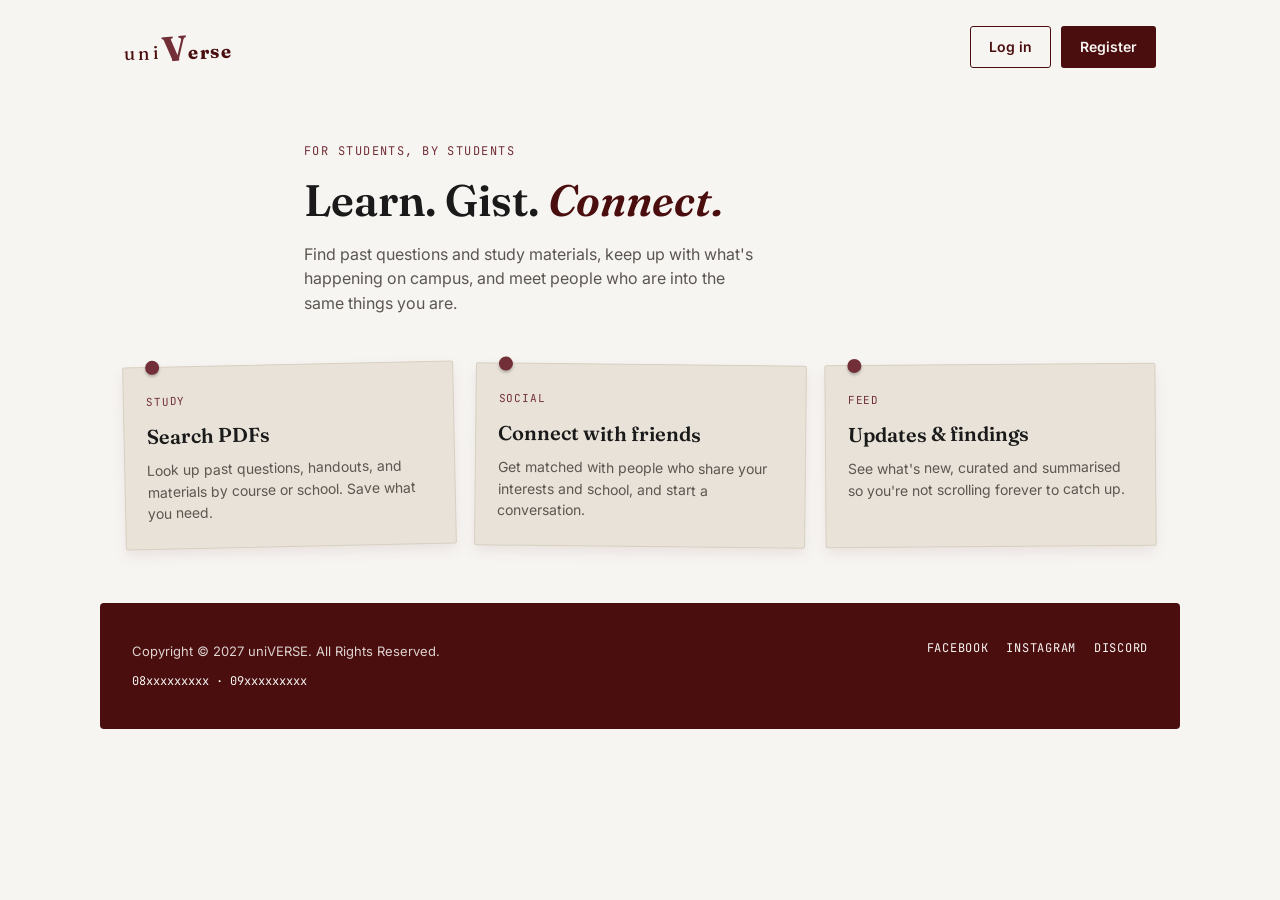
<file: index.html>
<!DOCTYPE html>
<html lang="en">
<head>
<meta charset="UTF-8">
<meta name="viewport" content="width=device-width, initial-scale=1.0">
<title>uniVERSE — Learn. Gist. Connect.</title>
<meta name="description" content="Find study materials, connect with people who share your interests, and keep up with what's happening — all in one place.">
<link rel="icon" href="favicon.svg" type="image/svg+xml">
<link rel="stylesheet" href="style.css">
</head>
<body>

<header class="site-header">
  <a href="index.html" class="wordmark" aria-label="uniVERSE home">
    <span class="u">u</span><span class="n">n</span><span class="i">i</span><span class="v-cap">V</span><span class="rest">erse</span>
  </a>
  <nav class="header-actions">
    <a href="login.html" class="btn btn-ghost">Log in</a>
    <a href="register.html" class="btn btn-primary">Register</a>
  </nav>
</header>

<section class="hero">
  <span class="eyebrow">for students, by students</span>
  <h1>Learn. Gist. <em>Connect.</em></h1>
  <p>Find past questions and study materials, keep up with what's happening on campus, and meet people who are into the same things you are.</p>
</section>

<section class="board" aria-label="What you can do on uniVERSE">
  <article class="note">
    <span class="tag">Study</span>
    <h3>Search PDFs</h3>
    <p>Look up past questions, handouts, and materials by course or school. Save what you need.</p>
  </article>

  <article class="note">
    <span class="tag">Social</span>
    <h3>Connect with friends</h3>
    <p>Get matched with people who share your interests and school, and start a conversation.</p>
  </article>

  <article class="note">
    <span class="tag">Feed</span>
    <h3>Updates & findings</h3>
    <p>See what's new, curated and summarised so you're not scrolling forever to catch up.</p>
  </article>
</section>

<footer class="site-footer">
  <div class="footer-box">
    <div class="footer-meta">
      <div class="footer-copyright">Copyright &copy; 2027 uniVERSE. All Rights Reserved.</div>
      08xxxxxxxxx · 09xxxxxxxxx
    </div>
    <div class="footer-social">
      <a href="#" target="_blank" rel="noopener">Facebook</a>
      <a href="#" target="_blank" rel="noopener">Instagram</a>
      <a href="#" target="_blank" rel="noopener">Discord</a>
    </div>
  </div>
</footer>

</body>
</html>
</file>
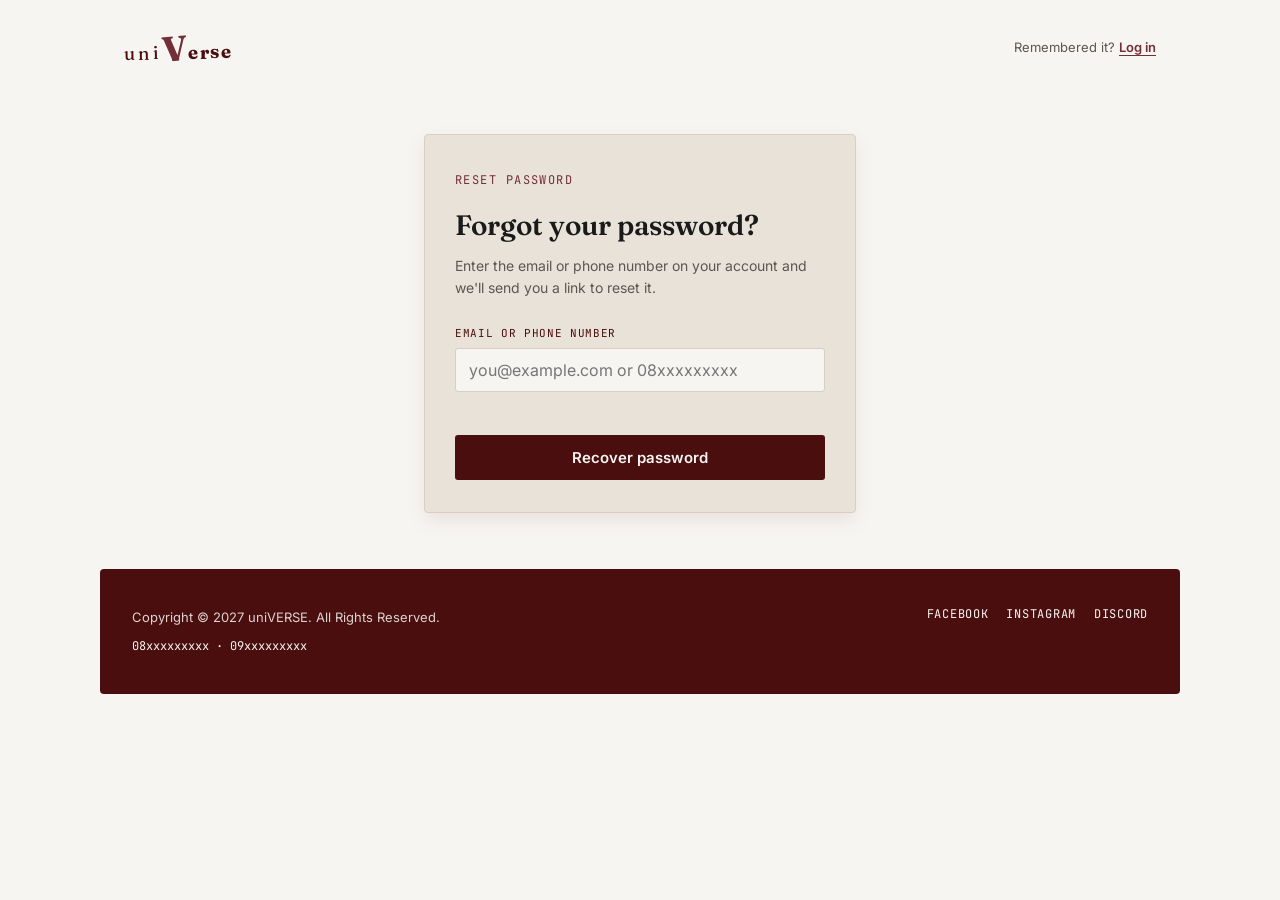
<file: forgot-password-1.html>
<!DOCTYPE html>
<html lang="en">
<head>
<meta charset="UTF-8">
<meta name="viewport" content="width=device-width, initial-scale=1.0">
<title>Reset password — uniVERSE</title>
<meta name="description" content="Reset your uniVERSE password.">
<link rel="icon" href="favicon.svg" type="image/svg+xml">
<link rel="stylesheet" href="style.css">
</head>
<body>

<header class="site-header">
  <a href="index.html" class="wordmark" aria-label="uniVERSE home">
    <span class="u">u</span><span class="n">n</span><span class="i">i</span><span class="v-cap">V</span><span class="rest">erse</span>
  </a>
  <nav class="header-actions">
    <span class="auth-hint">Remembered it? <a href="login.html">Log in</a></span>
  </nav>
</header>

<main class="auth-wrap">
  <section class="auth-card" id="request-card">
    <span class="eyebrow">reset password</span>
    <h1 class="auth-title">Forgot your password?</h1>
    <p class="auth-sub">Enter the email or phone number on your account and we'll send you a link to reset it.</p>

    <form class="auth-form" id="reset-form" novalidate>
      <label class="field">
        <span class="field-label">Email or phone number</span>
        <input type="text" id="identifier" name="identifier" placeholder="you@example.com or 08xxxxxxxxx" required autocomplete="username">
        <span class="field-error" id="identifier-error"></span>
      </label>

      <button type="submit" class="btn btn-primary btn-block">Recover password</button>
    </form>
  </section>

  <section class="auth-card" id="confirm-card" hidden>
    <span class="eyebrow">check your inbox</span>
    <h1 class="auth-title">Reset link sent</h1>
    <p class="auth-sub" id="confirm-text">
      If an account matches what you entered, a password reset link is on its way.
    </p>
    <a href="login.html" class="btn btn-ghost btn-block">Back to log in</a>
  </section>
</main>

<footer class="site-footer">
  <div class="footer-box">
    <div class="footer-meta">
      <div class="footer-copyright">Copyright &copy; 2027 uniVERSE. All Rights Reserved.</div>
      08xxxxxxxxx · 09xxxxxxxxx
    </div>
    <div class="footer-social">
      <a href="#" target="_blank" rel="noopener">Facebook</a>
      <a href="#" target="_blank" rel="noopener">Instagram</a>
      <a href="#" target="_blank" rel="noopener">Discord</a>
    </div>
  </div>
</footer>

<script src="forgot-password.js"></script>
</body>
</html>
</file>
<file: style.css>
/* ============================================================
   uniVERSE — shared styles
   Palette: paper bg, ox blood primary, wine accent, card surface
   Type: serif display (wordmark/headlines) + grotesque body + mono utility
   ============================================================ */

@import url('https://fonts.googleapis.com/css2?family=Fraunces:opsz,wght@9..144,400;9..144,600;9..144,700&family=Inter:wght@400;500;600&family=JetBrains+Mono:wght@400;500&display=swap');

:root {
  --bg: #F7F5F2;
  --ink: #1A1A1A;
  --ink-soft: #5C5651;
  --oxblood: #4A0E0E;
  --wine: #722F37;
  --card: #E8E2D8;
  --card-line: #D8CFC1;
  --paper-shadow: rgba(74, 14, 14, 0.08);

  --font-display: 'Fraunces', serif;
  --font-body: 'Inter', sans-serif;
  --font-mono: 'JetBrains Mono', monospace;
}

* { box-sizing: border-box; margin: 0; padding: 0; }

[hidden] {
  display: none !important;
}

html { scroll-behavior: smooth; }

body {
  background: var(--bg);
  color: var(--ink);
  font-family: var(--font-body);
  line-height: 1.55;
  -webkit-font-smoothing: antialiased;
}

a { color: inherit; text-decoration: none; }

img { max-width: 100%; display: block; }

button, input {
  font-family: inherit;
}

:focus-visible {
  outline: 2px solid var(--wine);
  outline-offset: 3px;
}

@media (prefers-reduced-motion: reduce) {
  *, *::before, *::after {
    animation-duration: 0.001ms !important;
    animation-iteration-count: 1 !important;
    transition-duration: 0.001ms !important;
    scroll-behavior: auto !important;
  }
}

/* ---------- Header ---------- */

.site-header {
  display: flex;
  align-items: center;
  justify-content: space-between;
  flex-wrap: wrap;
  gap: 10px;
  padding: 20px 24px;
  max-width: 1080px;
  margin: 0 auto;
}

.wordmark {
  font-family: var(--font-display);
  font-size: 26px;
  font-weight: 700;
  letter-spacing: 0.02em;
  color: var(--oxblood);
  position: relative;
  display: inline-flex;
  align-items: baseline;
  transform: rotate(-1deg);
}

.wordmark .u,
.wordmark .n,
.wordmark .i {
  font-size: 0.72em;
  letter-spacing: 0.12em;
  font-weight: 400;
  margin-right: 0.04em;
}

.wordmark .v-cap {
  font-size: 1.35em;
  font-weight: 700;
  color: var(--wine);
  display: inline-block;
  transform: translateY(0.05em) rotate(-4deg);
}

.wordmark .rest {
  font-size: 0.72em;
  letter-spacing: 0.1em;
}

.header-actions {
  display: flex;
  gap: 10px;
  align-items: center;
}

.btn {
  font-family: var(--font-body);
  font-weight: 600;
  font-size: 14px;
  padding: 9px 18px;
  border-radius: 3px;
  border: 1.5px solid transparent;
  cursor: pointer;
  transition: transform 0.15s ease, background 0.15s ease, border-color 0.15s ease;
  white-space: nowrap;
}

.btn:active { transform: scale(0.97); }

.btn-primary {
  background: var(--oxblood);
  color: var(--bg);
}
.btn-primary:hover { background: var(--wine); }

.btn-ghost {
  background: transparent;
  border-color: var(--oxblood);
  color: var(--oxblood);
}
.btn-ghost:hover { background: rgba(74,14,14,0.06); }

/* ---------- Hero ---------- */

.hero {
  max-width: 720px;
  margin: 48px auto 40px;
  padding: 0 24px;
  text-align: left;
}

.eyebrow {
  font-family: var(--font-mono);
  font-size: 12px;
  letter-spacing: 0.12em;
  text-transform: uppercase;
  color: var(--wine);
  display: block;
  margin-bottom: 14px;
}

.hero h1 {
  font-family: var(--font-display);
  font-weight: 600;
  font-size: clamp(30px, 6vw, 44px);
  line-height: 1.15;
  color: var(--ink);
  margin-bottom: 16px;
}

.hero h1 em {
  font-style: italic;
  color: var(--oxblood);
}

.hero p {
  font-size: 16px;
  color: var(--ink-soft);
  max-width: 46ch;
}

/* ---------- Feature cards (pinned-note style) ---------- */

.board {
  max-width: 1080px;
  margin: 0 auto;
  padding: 8px 24px 56px;
  display: grid;
  grid-template-columns: repeat(auto-fit, minmax(220px, 1fr));
  gap: 20px;
}

.note {
  background: var(--card);
  border: 1px solid var(--card-line);
  border-radius: 2px;
  padding: 26px 22px 24px;
  position: relative;
  box-shadow: 0 6px 14px var(--paper-shadow);
  transition: transform 0.18s ease, box-shadow 0.18s ease;
}

.note:nth-child(1) { transform: rotate(-1.2deg); }
.note:nth-child(2) { transform: rotate(0.6deg); }
.note:nth-child(3) { transform: rotate(-0.4deg); }

.note:hover {
  transform: rotate(0deg) translateY(-3px);
  box-shadow: 0 12px 22px var(--paper-shadow);
}

.note::before {
  content: '';
  position: absolute;
  top: -7px;
  left: 22px;
  width: 14px;
  height: 14px;
  background: var(--wine);
  border-radius: 50%;
  box-shadow: 0 2px 3px rgba(0,0,0,0.25);
}

.note .tag {
  font-family: var(--font-mono);
  font-size: 11px;
  letter-spacing: 0.08em;
  text-transform: uppercase;
  color: var(--wine);
  display: block;
  margin-bottom: 10px;
}

.note h3 {
  font-family: var(--font-display);
  font-size: 20px;
  font-weight: 600;
  margin-bottom: 8px;
  color: var(--ink);
}

.note p {
  font-size: 14px;
  color: var(--ink-soft);
}

.field-error {
  font-size: 12px;
  color: var(--wine);
  min-height: 15px;
  display: block;
}

.field input.is-invalid,
.field select.is-invalid,
.combobox-input.is-invalid {
  border-color: var(--wine);
  background: #FBF2F2;
}

.field-hint {
  font-size: 12px;
  color: var(--ink-soft);
  min-height: 15px;
  display: block;
}

.field-hint.is-match {
  color: #2E6B3E;
}

/* ---------- Auth pages (Register / Login) ---------- */

.auth-hint {
  font-size: 13px;
  color: var(--ink-soft);
}

.auth-hint a {
  color: var(--wine);
  font-weight: 600;
  border-bottom: 1px solid var(--wine);
}

.auth-wrap {
  max-width: 480px;
  margin: 40px auto 56px;
  padding: 0 24px;
}

.auth-card {
  background: var(--card);
  border: 1px solid var(--card-line);
  border-radius: 4px;
  padding: 36px 30px 32px;
  box-shadow: 0 8px 20px var(--paper-shadow);
}

.auth-title {
  font-family: var(--font-display);
  font-weight: 600;
  font-size: 28px;
  color: var(--ink);
  margin: 6px 0 8px;
}

.auth-sub {
  font-size: 14px;
  color: var(--ink-soft);
  margin-bottom: 26px;
}

.auth-form {
  display: flex;
  flex-direction: column;
  gap: 16px;
}

.field {
  display: flex;
  flex-direction: column;
  gap: 6px;
}

.field-label {
  font-family: var(--font-mono);
  font-size: 11px;
  letter-spacing: 0.06em;
  text-transform: uppercase;
  color: var(--oxblood);
}

.optional-tag {
  color: var(--ink-soft);
  text-transform: none;
  letter-spacing: 0;
}

.field input,
.field select {
  background: var(--bg);
  border: 1.5px solid var(--card-line);
  border-radius: 3px;
  padding: 11px 13px;
  font-size: 16px; /* 16px avoids iOS auto-zoom on focus */
  color: var(--ink);
  transition: border-color 0.15s ease;
}

.field input:focus,
.field select:focus {
  border-color: var(--wine);
}

.field select {
  appearance: none;
  background-image: url("data:image/svg+xml,%3Csvg xmlns='http://www.w3.org/2000/svg' width='12' height='8'%3E%3Cpath d='M1 1l5 5 5-5' stroke='%234A0E0E' stroke-width='1.6' fill='none' fill-rule='evenodd'/%3E%3C/svg%3E");
  background-repeat: no-repeat;
  background-position: right 14px center;
  padding-right: 34px;
}

.onboarding-actions {
  display: flex;
  flex-direction: column;
  gap: 10px;
  margin-top: 20px;
}

.forgot-link {
  display: block;
  text-align: right;
  font-size: 13px;
  color: var(--wine);
  margin-top: -6px;
}

.btn-block {
  width: 100%;
  padding: 12px 18px;
  font-size: 15px;
  margin-top: 6px;
}

.auth-footnote {
  font-size: 12px;
  color: var(--ink-soft);
  text-align: center;
  margin-top: 20px;
}

@media (max-width: 480px) {
  .auth-wrap { margin: 28px auto 40px; padding: 0 18px; }
  .auth-card { padding: 28px 22px 26px; }
  .combobox-list { max-height: 180px; }
}

.combobox {
  position: relative;
}

.combobox-input {
  width: 100%;
  background: var(--bg);
  border: 1.5px solid var(--card-line);
  border-radius: 3px;
  padding: 11px 13px;
  font-size: 16px; /* 16px avoids iOS auto-zoom on focus */
  color: var(--ink);
  font-family: var(--font-body);
  transition: border-color 0.15s ease;
}

.combobox-input:focus {
  border-color: var(--wine);
}

.combobox-list {
  position: absolute;
  top: calc(100% + 4px);
  left: 0;
  right: 0;
  max-height: 240px;
  overflow-y: auto;
  background: var(--bg);
  border: 1.5px solid var(--card-line);
  border-radius: 3px;
  box-shadow: 0 10px 24px var(--paper-shadow);
  list-style: none;
  z-index: 20;
}

.combobox-option {
  padding: 10px 13px;
  cursor: pointer;
  display: flex;
  flex-direction: column;
  gap: 2px;
  border-bottom: 1px solid var(--card-line);
}

.combobox-option:last-child {
  border-bottom: none;
}

.combobox-option:hover,
.combobox-option:focus,
.combobox-option.is-active {
  background: var(--card);
}

.opt-name {
  font-size: 14px;
  color: var(--ink);
}

.opt-meta {
  font-family: var(--font-mono);
  font-size: 11px;
  color: var(--ink-soft);
}

.combobox-other .opt-name {
  color: var(--wine);
  font-style: italic;
}

.combobox-empty {
  padding: 12px 13px;
  font-size: 13px;
  color: var(--ink-soft);
  font-style: italic;
}

.interest-counter {
  font-family: var(--font-mono);
  font-size: 12px;
  color: var(--wine);
  margin-bottom: 14px;
}

.interest-category {
  font-family: var(--font-mono);
  font-size: 11px;
  letter-spacing: 0.06em;
  text-transform: uppercase;
  color: var(--ink-soft);
  margin: 16px 0 8px;
}

.interest-category:first-of-type {
  margin-top: 0;
}

.interest-chips {
  display: flex;
  flex-wrap: wrap;
  gap: 8px;
}

.interest-chip {
  font-family: var(--font-body);
  font-size: 13px;
  padding: 8px 14px;
  border-radius: 20px;
  border: 1.5px solid var(--card-line);
  background: var(--bg);
  color: var(--ink);
  cursor: pointer;
  transition: all 0.15s ease;
}

.interest-chip.is-selected {
  background: var(--oxblood);
  border-color: var(--oxblood);
  color: var(--bg);
}

.interest-chip.is-disabled {
  opacity: 0.4;
  cursor: not-allowed;
}

/* ---------- Footer ---------- */

.site-footer {
  padding: 0 24px 40px;
}

.footer-box {
  max-width: 1080px;
  margin: 0 auto;
  background: var(--oxblood);
  border-radius: 4px;
  padding: 36px 32px;
  display: flex;
  flex-wrap: wrap;
  justify-content: space-between;
  gap: 24px;
}

.footer-meta {
  font-family: var(--font-mono);
  font-size: 12px;
  color: #F7F5F2;
  line-height: 1.9;
}

.footer-meta .footer-copyright {
  font-family: var(--font-body);
  font-size: 13px;
  color: #F7F5F2;
  opacity: 0.85;
  margin-bottom: 6px;
}

.footer-social {
  display: flex;
  gap: 18px;
  align-items: flex-start;
}

.footer-social a {
  font-family: var(--font-mono);
  font-size: 12px;
  letter-spacing: 0.06em;
  text-transform: uppercase;
  color: #F7F5F2;
  border-bottom: 1px solid transparent;
  transition: border-color 0.15s ease, opacity 0.15s ease;
}

.footer-social a:hover {
  border-color: #F7F5F2;
  opacity: 0.8;
}

@media (max-width: 480px) {
  .site-header { padding: 16px 18px; }
  .hero { margin: 32px auto 28px; padding: 0 18px; }
  .board { padding: 4px 18px 40px; }
  .site-footer { padding: 0 18px 32px; }
  .footer-box { flex-direction: column; padding: 28px 22px; }
}
</file>
